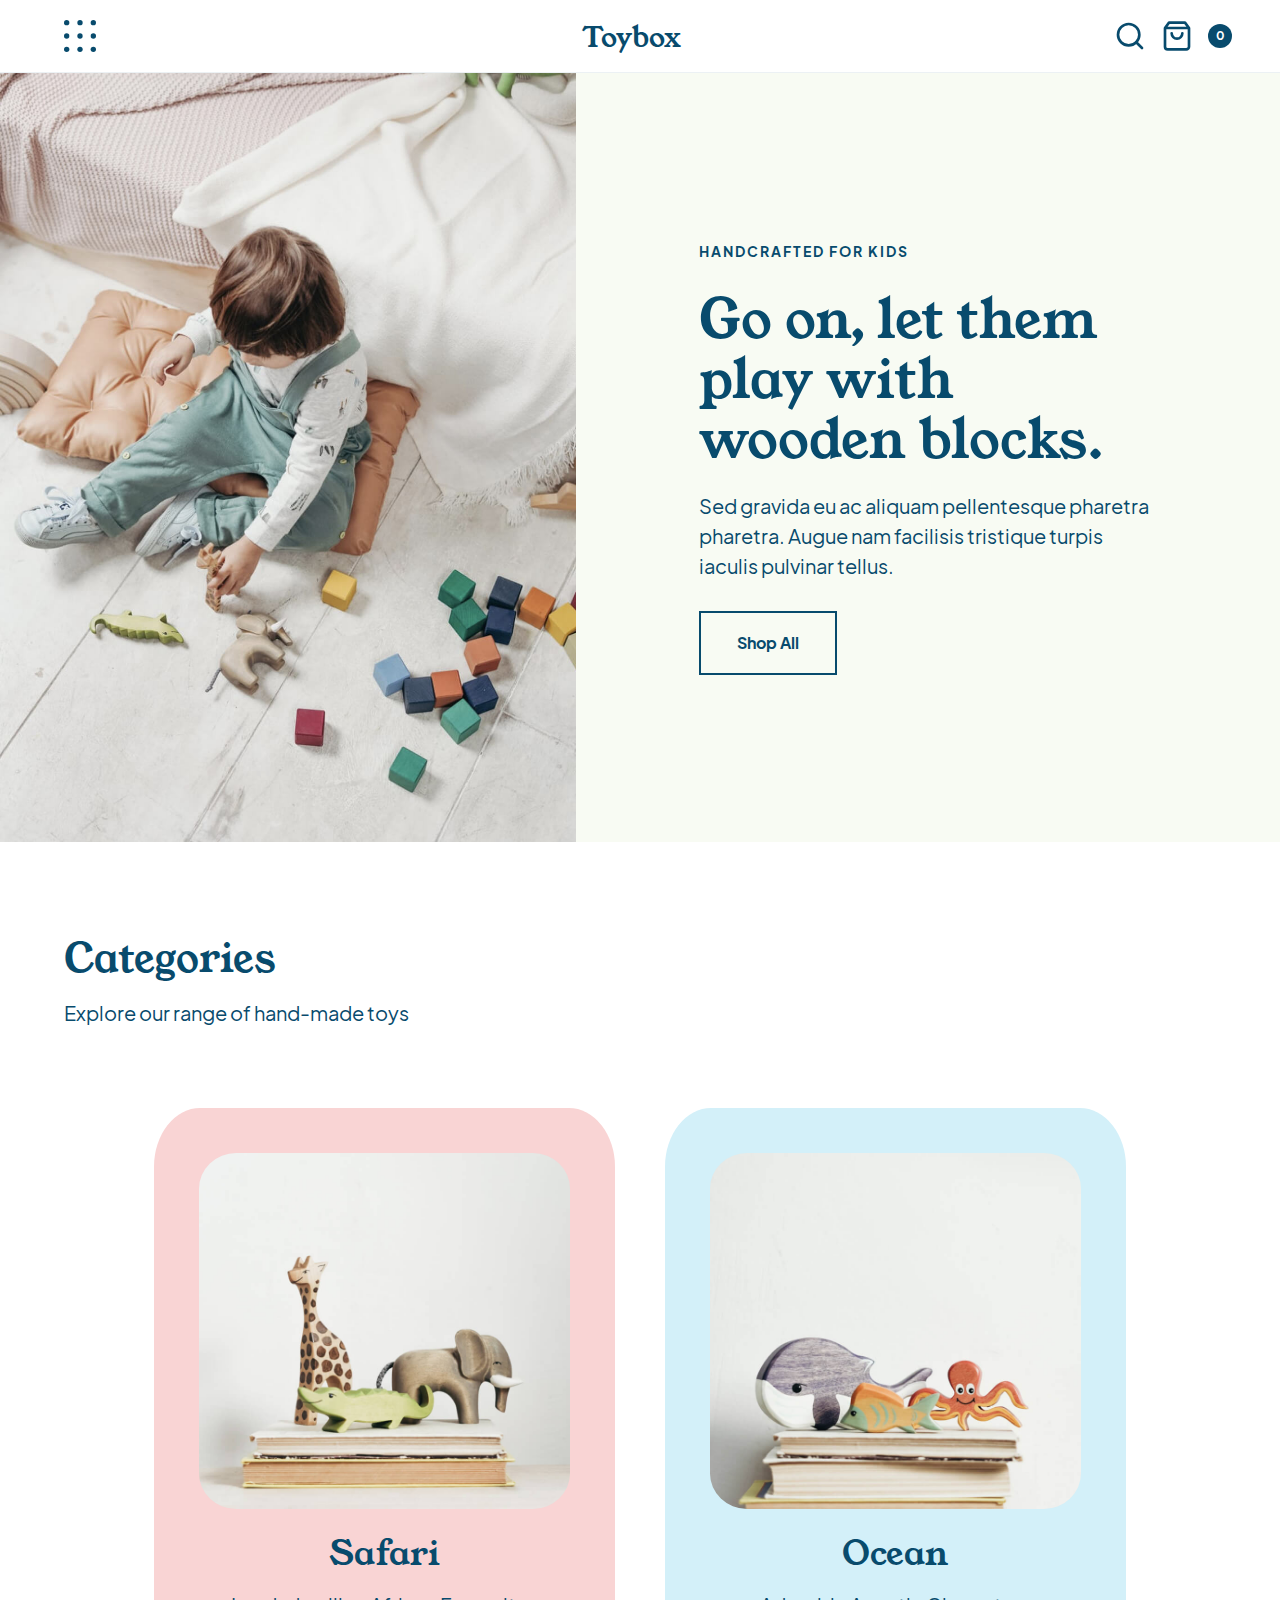
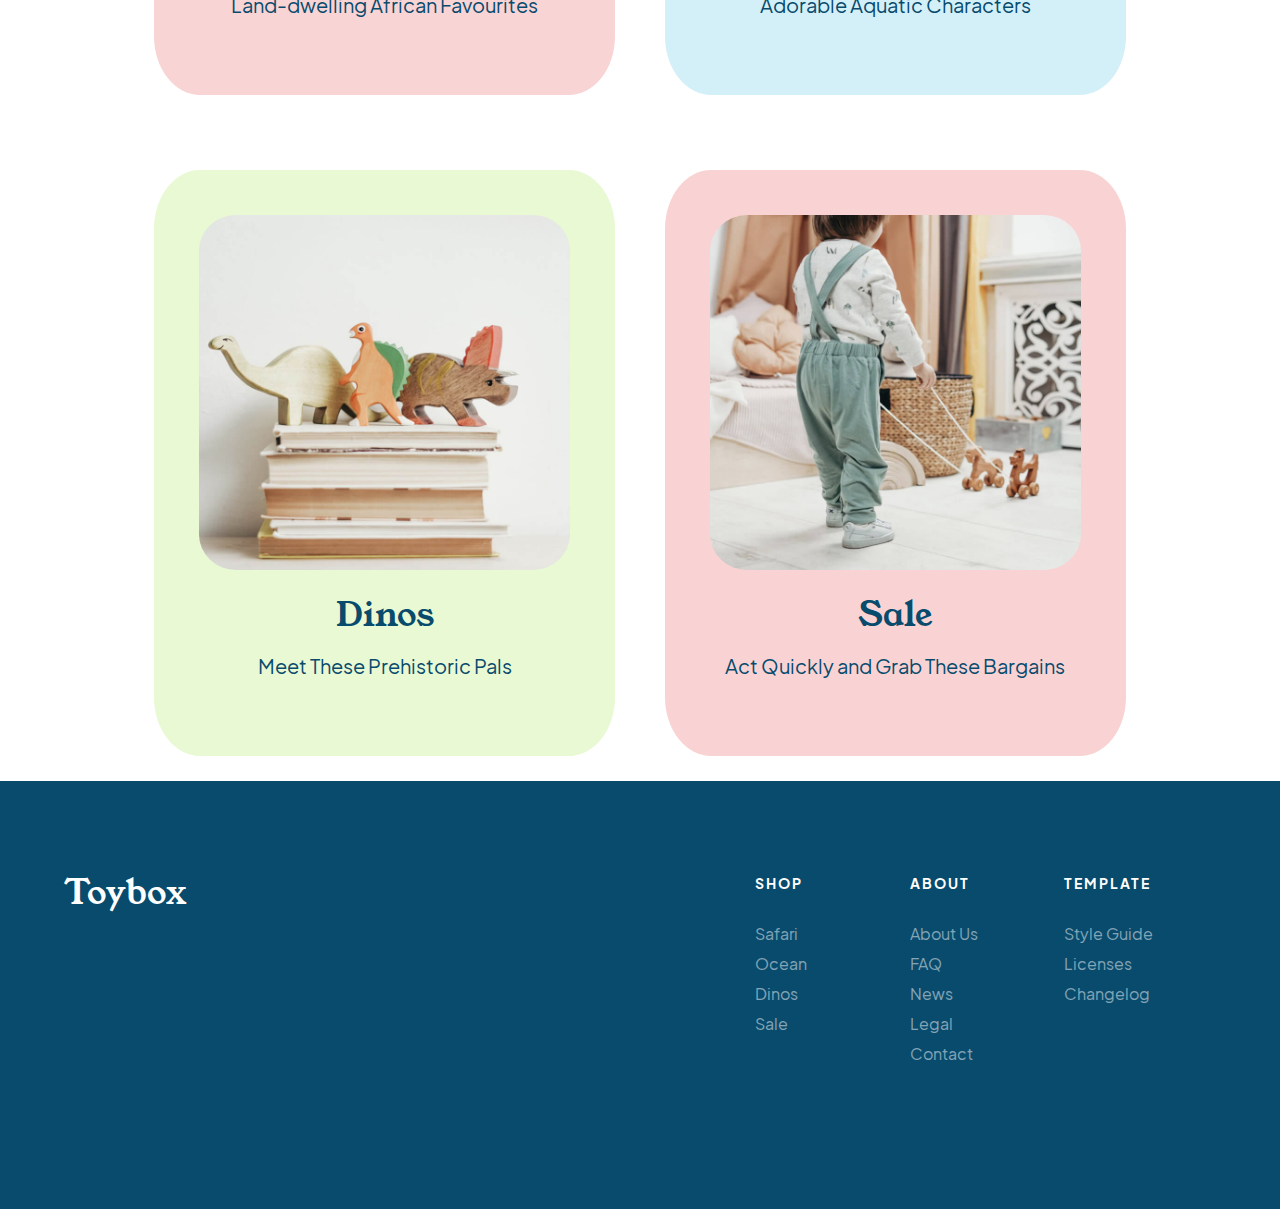
<file: index.html>
<!DOCTYPE html>
<html lang="en">
<head>
    <meta charset="UTF-8">
    <meta http-equiv="X-UA-Compatible" content="IE=edge">
    <meta name="viewport" content="width=device-width, initial-scale=1.0">
    <title>STARTER - Toybox Homepage</title>
    <link rel="stylesheet" href="./styles/styles.css">
</head>

<body>
    <a href="#mainContent" class="skip-link">Skip to main content.</a>

    <nav class="navBar">
        <div class="wrapper">

          <button class="menuIcon">
              <img src="./assets/menu-button.svg" alt="open slide-out navigation" class="menuIcon">
          </button>

          <!-- Homepage will not be linked to avoid unecessary page refresh. -->
          <a href="#" class="logo">
            <h1>Toybox</h1>
          </a>

          <div class="searchCart">
            <button class="menuIcon">
              <img src="./assets/search.svg" alt="search icon" class="searchIcon">
            </button>
            
            <a href="#" class="bag">
              <img src="./assets/shop-bag.svg" alt="shopping bag icon" class="bagIcon">
            </a>

            <div class="counter">
              <p class="smallCopy">0</p>
            </div> <!-- .counter END -->
          </div> <!-- .searchCart END -->

        </div> <!-- .wrapper END -->
      </nav> <!-- .navBar END -->


      <header>

        <div class="headerImgContainer wrapper">
          <img src="./assets/header-image.jpg" alt="A child in overalls playing with colourful wooden blocks on the floor">
        </div>

        <div class="headerContent wrapper">
          <div class="contentContainer">
            <h5>Handcrafted for kids</h5>
            <h3>Go on, let them play with wooden blocks.</h3>
            <p>Sed gravida eu ac aliquam pellentesque pharetra pharetra. Augue nam facilisis tristique turpis iaculis pulvinar tellus.</p>
            <a href ="shop.html" class="button">Shop All</a>
          </div>
        </div>

      </header>

      <main id="mainContent">

        <section class="categories" id="categories">
            <div class="wrapper">
              <h2>Categories</h2>
              <p>Explore our range of hand-made toys</p>
              <ul class="categoryGallery">
                <li class="items itemOne">
                  <a href="">
                    <img src="./assets/safari-trio.jpg" alt="Hand-carved safari animal toys">
                    <h4>Safari</h4>
                    <p>Land-dwelling African Favourites</p>
                  </a>
                </li>
                <li class="items itemTwo">
                  <a href="">
                    <img src="./assets/ocean-trio.jpg" alt="A collection of ocean-themed animal toys">
                    <h4>Ocean</h4>
                    <p>Adorable Aquatic Characters</p>
                  </a>
                 </li>
                 <li class="items itemThree">
                   <a href="">
                     <img src="./assets/dino-trio.jpg" alt="Hand-carved dinosaur toys for kids">
                     <h4>Dinos</h4>
                     <p>Meet These Prehistoric Pals</p>
                   </a>
                 </li>
                 <li class="items itemFour">
                   <a href="">
                     <img src="./assets/sale.jpg" alt="A toddler pulling two wooden animals on wheels">
                     <h4>Sale</h4>
                     <p>Act Quickly and Grab These Bargains</p>
                   </a>
                 </li>
               </ul> 
             </div> 
          </section> 

      </main>
    

      <footer id="footer">
        <div class="wrapper">
          <div class="footerFlexContainer">
            <a href="" class="logo">
              <h4>Toybox</h4>
            </a>
            <div class="footerNav">
              <nav>
                <ul class="footerShop">
                  <li>
                      <!-- discuss with designer whther nav menu settings should be links. -->
                    <h5>Shop</h5>
                  </li>
                  <li>
                    <a href="">Safari</a>
                  </li>
                  <li>
                    <a href="">Ocean</a>
                  </li>
                  <li>
                    <a href="">Dinos</a>
                  </li>
                  <li>
                    <a href="">Sale</a>
                  </li>

                </ul>
                <ul class="footerAbout">
                  <li>
                    <h5>About</h5>
                  </li>
                  <li>
                    <a href="">About Us</a>
                  </li>
                  <li>
                    <a href="">FAQ</a>
                  </li>
                  <li>
                    <a href="">News</a>
                  </li>
                  <li>
                    <a href="">Legal</a>
                  </li>
                  <li>
                    <a href="">Contact</a>
                  </li>
                </ul>
                <ul class="footerTemp">
                  <li>
                    <h5>Template</h5>
                  </li>
                  <li>
                    <a href="">Style Guide</a>
                  </li>
                  <li>
                    <a href="">Licenses</a>
                  </li>
                  <li>
                    <a href="">Changelog</a>
                  </li>
                </ul>
              </nav>
            </div> <!-- .footerNav END -->
          </div> <!-- .footerFlexContainer END-->
        </div> <!-- .wrapper END-->
      </footer>


</body>
</html>
</file>
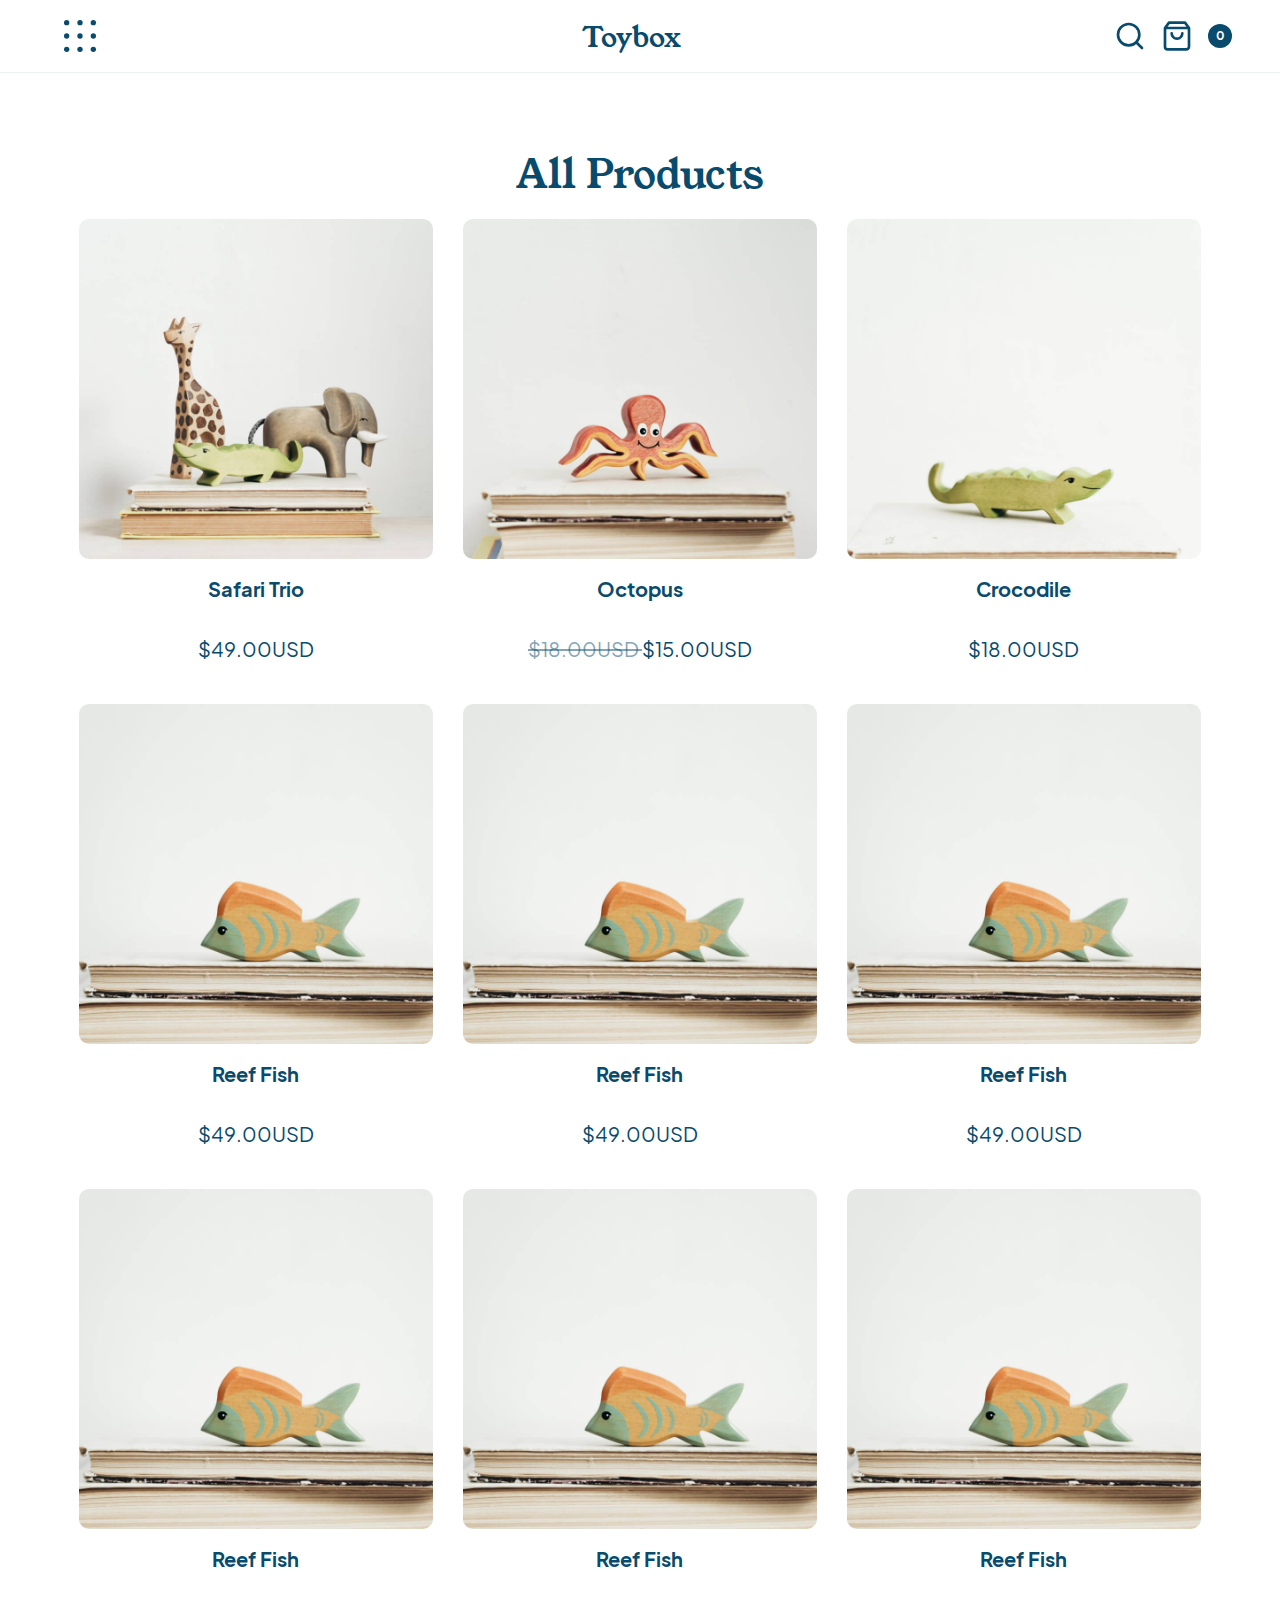
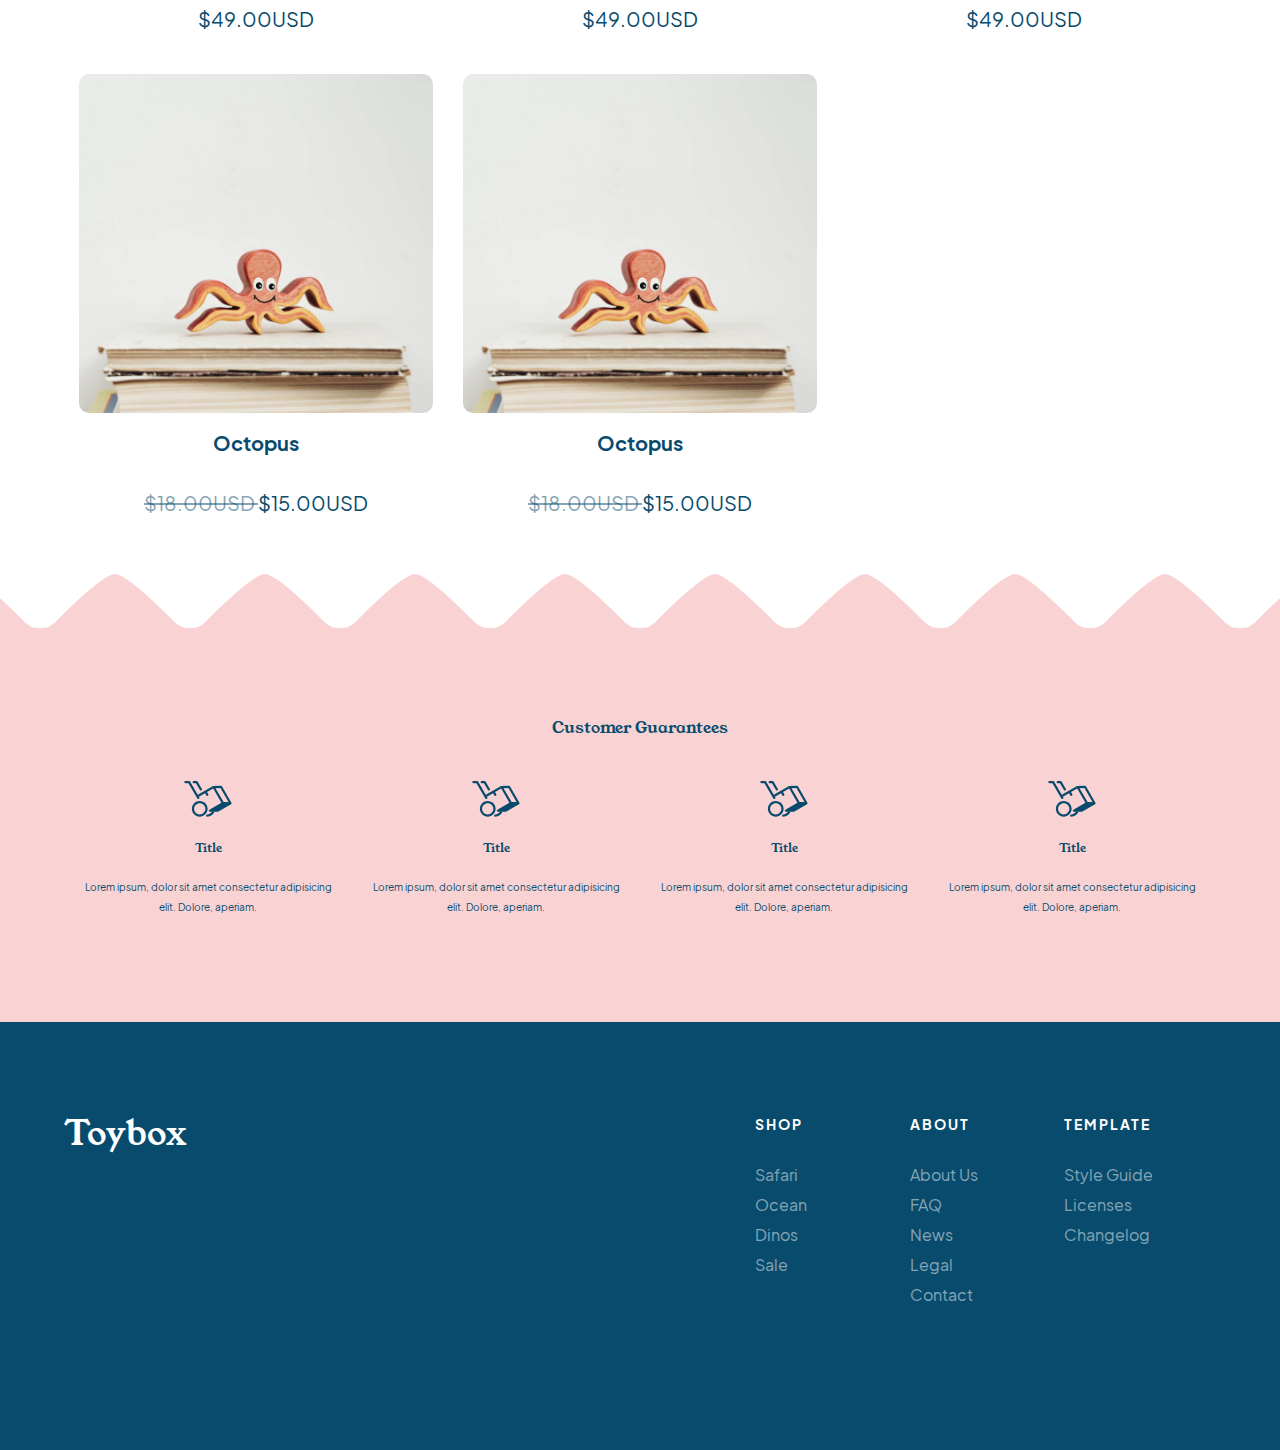
<file: shop.html>
<!DOCTYPE html>
<html lang="en">
<head>
    <meta charset="UTF-8">
    <meta http-equiv="X-UA-Compatible" content="IE=edge">
    <meta name="viewport" content="width=device-width, initial-scale=1.0">
    <title>Shop page - Toybox</title>
    <link rel="stylesheet" href="./styles/styles.css">
</head>
<body>
    <a href="productsMainContent" class="skip-link">Skip to main content.</a>

    <nav class="navBar">
        <div class="wrapper">

          <button class="menuIcon">
              <img src="./assets/menu-button.svg" alt="open slide-out navigation" class="menuIcon">
          </button>

          <a href="./index.html" class="logo">
            <h1>Toybox <span class="sr-only" - Shop page></span></h1>
          </a>

          <div class="searchCart">
            <button class="menuIcon">
              <img src="./assets/search.svg" alt="search icon" class="searchIcon">
            </button>
            
            <a href="#" class="bag">
              <img src="./assets/shop-bag.svg" alt="shopping bag icon" class="bagIcon">
            </a>

            <div class="counter">
              <p class="smallCopy">0</p>
            </div> <!-- .counter END -->
          </div> <!-- .searchCart END -->

        </div> <!-- .wrapper END -->
      </nav> <!-- .navBar END -->

      <main id="productsMainContent" class="productsMainContent">
          <section class="allProducts">
            <div class="wrapper">
                <h2>All Products</h2>
                <ul class="products">
                    <li>
                        <a href="">
                            <img src="./assets/safari-trio.jpg" alt="Hand-carved safari animal toys">
                            <p class="popularProduct">Safari Trio</p>
                            <p class="price">$49.00USD</p>
                        </a>
                    </li>
                    <li>
                        <a href="">
                            <img src="./assets/octopus.jpg" alt="Wooden toy octopus">
                            <p class="popularProduct">Octopus</p>
                            <p class="price discountedPrice">$18.00USD <span>$15.00USD</span></p>
                        </a>
                    </li>
                    <li>
                        <a href="">
                            <img src="./assets/crocodile.jpg" alt="Wooden toy crocodile">
                            <p class="popularProduct">Crocodile</p>
                            <p class="price">$18.00USD</p>
                        </a>
                    </li>
                    <li>
                        <a href="">
                            <img src="./assets/reef-fish.jpg" alt="Hand-carved reef fish toy">
                            <p class="popularProduct">Reef Fish</p>
                            <p class="price">$49.00USD</p>
                        </a>
                    </li>
                    <li>
                        <a href="">
                            <img src="./assets/reef-fish.jpg" alt="Hand-carved reef fish toy">
                            <p class="popularProduct">Reef Fish</p>
                            <p class="price">$49.00USD</p>
                        </a>
                    </li>
                    <li>
                        <a href="">
                            <img src="./assets/reef-fish.jpg" alt="Hand-carved reef fish toy">
                            <p class="popularProduct">Reef Fish</p>
                            <p class="price">$49.00USD</p>
                        </a>
                    </li>
                    <li>
                        <a href="">
                            <img src="./assets/reef-fish.jpg" alt="Hand-carved reef fish toy">
                            <p class="popularProduct">Reef Fish</p>
                            <p class="price">$49.00USD</p>
                        </a>
                    </li>
                    <li>
                        <a href="">
                            <img src="./assets/reef-fish.jpg" alt="Hand-carved reef fish toy">
                            <p class="popularProduct">Reef Fish</p>
                            <p class="price">$49.00USD</p>
                        </a>
                    </li>
                    <li>
                        <a href="">
                            <img src="./assets/reef-fish.jpg" alt="Hand-carved reef fish toy">
                            <p class="popularProduct">Reef Fish</p>
                            <p class="price">$49.00USD</p>
                        </a>
                    </li>
                    <li>
                        <a href="">
                            <img src="./assets/octopus.jpg" alt="Wooden toy octopus">
                            <p class="popularProduct">Octopus</p>
                            <p class="price discountedPrice">$18.00USD <span>$15.00USD</span></p>
                        </a>
                    </li>
                    <li>
                        <a href="">
                            <img src="./assets/octopus.jpg" alt="Wooden toy octopus">
                            <p class="popularProduct">Octopus</p>
                            <p class="price discountedPrice">$18.00USD <span>$15.00USD</span></p>
                        </a>
                    </li>
                </ul>
            </section>
          </div>

          <section class="guarantees">
              <div class="wrapper">
                  <h2>Customer Guarantees</h2>
                  <ul>
                      <li>
                          <img src="./assets/dolly.svg" alt="">
                          <h3>Title</h3>
                          <p>Lorem ipsum, dolor sit amet consectetur adipisicing elit. Dolore, aperiam.</p>
                      </li>
                      <li>
                          <img src="./assets/dolly.svg" alt="">
                          <h3>Title</h3>
                          <p>Lorem ipsum, dolor sit amet consectetur adipisicing elit. Dolore, aperiam.</p>
                      </li>
                      <li>
                          <img src="./assets/dolly.svg" alt="">
                          <h3>Title</h3>
                          <p>Lorem ipsum, dolor sit amet consectetur adipisicing elit. Dolore, aperiam.</p>
                      </li>
                      <li>
                          <img src="./assets/dolly.svg" alt="">
                          <h3>Title</h3>
                          <p>Lorem ipsum, dolor sit amet consectetur adipisicing elit. Dolore, aperiam.</p>
                      </li>
                  </ul>
              </div>
          </section>


      </main>



      <footer id="footer">
        <div class="wrapper">
          <div class="footerFlexContainer">
            <a href="./index.html" class="logo">
              <h4>Toybox <span class="sr-only" - Shop page></span></h4>
            </a>
            <div class="footerNav">
              <nav>
                <ul class="footerShop">
                  <li>
                    <h5>Shop</h5>
                  </li>
                  <li>
                    <a href="">Safari</a>
                  </li>
                  <li>
                    <a href="">Ocean</a>
                  </li>
                  <li>
                    <a href="">Dinos</a>
                  </li>
                  <li>
                    <a href="">Sale</a>
                  </li>

                </ul>
                <ul class="footerAbout">
                  <li>
                    <h5>About</h5>
                  </li>
                  <li>
                    <a href="">About Us</a>
                  </li>
                  <li>
                    <a href="">FAQ</a>
                  </li>
                  <li>
                    <a href="">News</a>
                  </li>
                  <li>
                    <a href="">Legal</a>
                  </li>
                  <li>
                    <a href="">Contact</a>
                  </li>
                </ul>
                <ul class="footerTemp">
                  <li>
                    <h5>Template</h5>
                  </li>
                  <li>
                    <a href="">Style Guide</a>
                  </li>
                  <li>
                    <a href="">Licenses</a>
                  </li>
                  <li>
                    <a href="">Changelog</a>
                  </li>
                </ul>
              </nav>
            </div> <!-- .footerNav END -->
          </div> <!-- .footerFlexContainer END-->
        </div> <!-- .wrapper END-->
      </footer>
</body>
</html>
</file>
<file: styles/styles.css>
/* _variables.scss */
/* site fonts */
/* if we set our root element font-size to 125%, then 1 rem = 20px */
/* site colours */
html {
  line-height: 1.15;
  -ms-text-size-adjust: 100%;
  -webkit-text-size-adjust: 100%;
}

body {
  margin: 0;
}

article, aside, footer, header, nav, section {
  display: block;
}

h1 {
  font-size: 2em;
  margin: 0.67em 0;
}

figcaption, figure, main {
  display: block;
}

figure {
  margin: 1em 40px;
}

hr {
  -webkit-box-sizing: content-box;
          box-sizing: content-box;
  height: 0;
  overflow: visible;
}

pre {
  font-family: monospace, monospace;
  font-size: 1em;
}

a {
  background-color: transparent;
  -webkit-text-decoration-skip: objects;
}

abbr[title] {
  border-bottom: none;
  text-decoration: underline;
  -webkit-text-decoration: underline dotted;
          text-decoration: underline dotted;
}

b, strong {
  font-weight: inherit;
}

b, strong {
  font-weight: bolder;
}

code, kbd, samp {
  font-family: monospace, monospace;
  font-size: 1em;
}

dfn {
  font-style: italic;
}

mark {
  background-color: #ff0;
  color: #000;
}

small {
  font-size: 80%;
}

sub, sup {
  font-size: 75%;
  line-height: 0;
  position: relative;
  vertical-align: baseline;
}

sub {
  bottom: -0.25em;
}

sup {
  top: -0.5em;
}

audio, video {
  display: inline-block;
}

audio:not([controls]) {
  display: none;
  height: 0;
}

img {
  border-style: none;
}

svg:not(:root) {
  overflow: hidden;
}

button, input, optgroup, select, textarea {
  font-family: sans-serif;
  font-size: 100%;
  line-height: 1.15;
  margin: 0;
}

button, input {
  overflow: visible;
}

button, select {
  text-transform: none;
}

button, html [type=button], [type=reset], [type=submit] {
  -webkit-appearance: button;
}

button::-moz-focus-inner, [type=button]::-moz-focus-inner, [type=reset]::-moz-focus-inner, [type=submit]::-moz-focus-inner {
  border-style: none;
  padding: 0;
}

button:-moz-focusring, [type=button]:-moz-focusring, [type=reset]:-moz-focusring, [type=submit]:-moz-focusring {
  outline: 1px dotted ButtonText;
}

fieldset {
  padding: 0.35em 0.75em 0.625em;
}

legend {
  -webkit-box-sizing: border-box;
          box-sizing: border-box;
  color: inherit;
  display: table;
  max-width: 100%;
  padding: 0;
  white-space: normal;
}

progress {
  display: inline-block;
  vertical-align: baseline;
}

textarea {
  overflow: auto;
}

[type=checkbox], [type=radio] {
  -webkit-box-sizing: border-box;
          box-sizing: border-box;
  padding: 0;
}

[type=number]::-webkit-inner-spin-button, [type=number]::-webkit-outer-spin-button {
  height: auto;
}

[type=search] {
  -webkit-appearance: textfield;
  outline-offset: -2px;
}

[type=search]::-webkit-search-cancel-button, [type=search]::-webkit-search-decoration {
  -webkit-appearance: none;
}

::-webkit-file-upload-button {
  -webkit-appearance: button;
  font: inherit;
}

details, menu {
  display: block;
}

summary {
  display: list-item;
}

canvas {
  display: inline-block;
}

template {
  display: none;
}

[hidden] {
  display: none;
}

html {
  -webkit-box-sizing: border-box;
          box-sizing: border-box;
}

*, *:before, *:after {
  -webkit-box-sizing: inherit;
          box-sizing: inherit;
}

.sr-only {
  position: absolute;
  width: 1px;
  height: 1px;
  margin: -1px;
  border: 0;
  padding: 0;
  white-space: nowrap;
  -webkit-clip-path: inset(100%);
          clip-path: inset(100%);
  clip: rect(0 0 0 0);
  overflow: hidden;
}

.skip-link {
  position: absolute;
  left: -1000px;
  top: 5px;
  z-index: 999;
  background: white;
  color: black;
}

.skip-link:focus {
  left: 0;
}

/* import Jakarta Sans font */
@font-face {
  font-family: "Jakarta Sans";
  src: url("../fonts/PlusJakarta_Sans-2.5/webfonts/PlusJakartaSans-Regular.woff"), url("../fonts/PlusJakarta_Sans-2.5/static/PlusJakartaSans-Regular.ttf"), url("../fonts/PlusJakarta_Sans-2.5/webfonts/PlusJakartaSans-Regular.woff2");
  font-weight: normal;
}
/* import Jakarta Sans font in bold */
@font-face {
  font-family: "Jakarta Sans";
  src: url("../fonts/PlusJakarta_Sans-2.5/webfonts/PlusJakartaSans-Bold.woff"), url(../fonts/PlusJakarta_Sans-2.5/webfonts/PlusJakartaSans-Bold.woff2), url(../fonts/PlusJakarta_Sans-2.5/static/PlusJakartaSans-Bold.ttf);
  font-weight: bold;
}
/* import Young Serif font */
@font-face {
  font-family: "Young Serif";
  src: url("../fonts/youngserif/YoungSerif-Regular.otf");
}
/* _typography.scss */
html {
  font-size: 125%;
}

body {
  font-family: "Jakarta Sans";
  font-size: 1rem;
  color: #084b6d;
}

h1, h2, h3, h4, blockquote {
  font-family: "Young Serif";
  font-weight: normal;
  color: #084b6d;
  margin: 0;
}

h1 {
  font-size: 1.4rem;
}

h2 {
  font-size: 2rem;
  line-height: 2.4rem;
  margin-bottom: 18px;
}

h3 {
  font-size: 2.7rem;
  line-height: 3rem;
  margin-bottom: 24px;
}

h4 {
  font-size: 1.7rem;
  line-height: 2rem;
  margin-bottom: 18px;
}

h5 {
  font-size: 0.7rem;
  font-weight: bold;
  line-height: 1.2rem;
  letter-spacing: 0.1rem;
  text-transform: uppercase;
  margin: 0 0 24px 0;
}

p {
  line-height: 1.5rem;
  margin: 0 0 30px 0;
}
p.smallCopy {
  font-size: 0.6rem;
  line-height: 1.2rem;
  font-weight: bold;
  margin: 0;
}

ul, li, a, input {
  padding: 0;
  margin: 0;
}

ul {
  list-style: none;
}

a {
  text-decoration: none;
  color: inherit;
  cursor: pointer;
  -webkit-transition: 0.3s;
  transition: 0.3s;
}

/* _baseStyles.scss */
.wrapper {
  max-width: 1260px;
  width: 90%;
  margin: 0 auto;
}

button {
  color: #084b6d;
  background-color: transparent;
  padding: 18px 36px;
  border: 2px solid #084b6d;
  font-size: 0.8rem;
  font-weight: bold;
  line-height: 1.2rem;
  text-align: center;
  cursor: pointer;
  -webkit-transition: 0.3s;
  transition: 0.3s;
  /* style the button in the main nav menu to look just like an icon */
}
button:hover {
  background-color: #084b6d;
  color: #fff;
}
button:focus {
  background-color: #084b6d;
  color: #fff;
}
button.secondary {
  background-color: transparent;
  border-color: #fff;
  color: #fff;
  padding: 8px 12px;
}
button.secondary:hover {
  background-color: #fff;
  color: #084b6d;
}
button.secondary:focus {
  background-color: #fff;
  color: #084b6d;
}
button.solid {
  color: #fff;
  background-color: #084b6d;
}
button.solid:hover {
  color: #084b6d;
  background-color: #fff;
}
button.menuIcon {
  display: inherit;
  padding: 0;
  border: none;
}
button.menuIcon:hover {
  background-color: transparent;
}
button.menuIcon:focus {
  background-color: transparent;
}

a {
  display: inline-block;
}
a.button {
  color: #084b6d;
  background-color: transparent;
  padding: 18px 36px;
  border: 2px solid #084b6d;
  font-size: 0.8rem;
  font-weight: bold;
  line-height: 1.2rem;
  text-align: center;
  -webkit-transition: 0.3s;
  transition: 0.3s;
}
a.button:hover {
  background-color: #084b6d;
  color: #fff;
}
a.button:focus {
  background-color: #084b6d;
  color: #fff;
}

.navBar {
  position: sticky;
  top: 0;
  z-index: 10;
  border-bottom: 1px solid rgba(8, 75, 109, 0.08);
  background-color: #fff;
}
.navBar .wrapper {
  display: -webkit-box;
  display: -ms-flexbox;
  display: flex;
  -webkit-box-pack: justify;
      -ms-flex-pack: justify;
          justify-content: space-between;
  padding: 20px 0;
}
.navBar .searchCart {
  display: -webkit-box;
  display: -ms-flexbox;
  display: flex;
}
.navBar .searchCart .searchIcon,
.navBar .searchCart .bag {
  margin-right: 15px;
}
.navBar a {
  display: -webkit-box;
  display: -ms-flexbox;
  display: flex;
}
.navBar .logo {
  margin-left: 60px;
}
.navBar .counter {
  display: -webkit-box;
  display: -ms-flexbox;
  display: flex;
  -webkit-box-align: center;
      -ms-flex-align: center;
          align-items: center;
}
.navBar .counter p {
  width: 24px;
  height: 24px;
  background-color: #084b6d;
  color: #fff;
  text-align: center;
  border-radius: 50%;
}

/* _header.scss */
header {
  background-color: #f8fbf3;
  margin-bottom: 90px;
  display: -webkit-box;
  display: -ms-flexbox;
  display: flex;
  -webkit-box-align: center;
      -ms-flex-align: center;
          align-items: center;
  -ms-flex-wrap: wrap;
      flex-wrap: wrap;
}
header .headerImgContainer {
  width: 45%;
}
header .headerImgContainer img {
  max-width: 100%;
  vertical-align: middle;
}
header .headerContent {
  width: 55%;
  color: #084b6d;
}
header .headerContent .contentContainer {
  margin: 0 auto;
  width: 65%;
}

footer {
  background-color: #084b6d;
  color: #fff;
  padding: 90px 0 50px 0;
}
footer .footerFlexContainer {
  display: -webkit-box;
  display: -ms-flexbox;
  display: flex;
  -webkit-box-pack: justify;
      -ms-flex-pack: justify;
          justify-content: space-between;
  margin-bottom: 90px;
}
footer .footerFlexContainer h4 {
  color: #fff;
}
footer .footerNav {
  width: 40%;
}
footer .footerNav nav {
  display: -webkit-box;
  display: -ms-flexbox;
  display: flex;
  -webkit-box-pack: justify;
      -ms-flex-pack: justify;
          justify-content: space-between;
}
footer .footerNav nav ul {
  width: 33%;
}
footer .footerNav nav a {
  color: rgba(255, 255, 255, 0.5);
  font-size: 0.8rem;
  line-height: 1.5rem;
}
footer .footerNav nav a:hover {
  color: white;
}
footer .footerNav nav a:focus {
  color: white;
}

.categoryGallery {
  display: -webkit-box;
  display: -ms-flexbox;
  display: flex;
  -webkit-box-pack: center;
      -ms-flex-pack: center;
          justify-content: center;
  -ms-flex-wrap: wrap;
      flex-wrap: wrap;
  text-align: center;
  width: 100%;
}
.categoryGallery .items {
  padding: 45px;
  margin: 50px 25px 25px;
  border-radius: 10%;
  width: 40%;
  display: -webkit-box;
  display: -ms-flexbox;
  display: flex;
  -webkit-box-orient: vertical;
  -webkit-box-direction: normal;
      -ms-flex-direction: column;
          flex-direction: column;
  -webkit-box-align: center;
      -ms-flex-align: center;
          align-items: center;
}
.categoryGallery .items img {
  width: 100%;
  border-radius: 10%;
  margin: 0 auto 20px auto;
}
.categoryGallery .itemOne {
  background-color: #f9d4d4;
}
.categoryGallery .itemTwo {
  background-color: #d3f0f9;
}
.categoryGallery .itemThree {
  background-color: #e8f9d3;
}
.categoryGallery .itemFour {
  background-color: #f9d3d3;
}
.categoryGallery .items {
  /* previous items CSS here */
  -webkit-transition: 0.2s ease;
  transition: 0.2s ease;
}
.categoryGallery .items a:hover {
  -webkit-transform: scale(0.95);
          transform: scale(0.95);
}
.categoryGallery .items a:focus {
  -webkit-transform: scale(0.95);
          transform: scale(0.95);
}

.productsMainContent section {
  padding: 75px 0;
}
.productsMainContent h2 {
  text-align: center;
}
.productsMainContent .products {
  display: -webkit-box;
  display: -ms-flexbox;
  display: flex;
  -ms-flex-wrap: wrap;
      flex-wrap: wrap;
}
.productsMainContent .products li {
  -ms-flex-preferred-size: calc(33.3333333333% - 30px);
      flex-basis: calc(33.3333333333% - 30px);
  margin: 5px 15px;
  text-align: center;
}
.productsMainContent .products img {
  max-width: 100%;
  display: block;
  border-radius: 10px;
}
.productsMainContent .popularProduct {
  font-weight: 700;
  padding-top: 15px;
}
.productsMainContent .discountedPrice {
  text-decoration: line-through;
  color: rgba(8, 75, 109, 0.5);
}
.productsMainContent .discountedPrice span {
  display: inline-block;
  text-decoration: none;
  opacity: 1;
  color: #084b6d;
}
.productsMainContent .guarantees {
  background-color: #f9d3d3;
  position: relative;
}
.productsMainContent .guarantees h2 {
  font-size: 0.8rem;
}
.productsMainContent .guarantees h3 {
  font-size: 0.6rem;
  margin: 0;
}
.productsMainContent .guarantees p {
  font-size: 0.5rem;
  line-height: 1rem;
}
.productsMainContent .guarantees::before {
  content: "";
  background-image: url(../assets/wave-3.svg);
  background-color: #f9d3d3;
  background-position: top center;
  background-size: 1500px 60px;
  background-repeat: repeat-x;
  position: absolute;
  height: 3rem;
  left: 0;
  right: 0;
  top: -60px;
}
.productsMainContent .guarantees ul {
  display: -webkit-box;
  display: -ms-flexbox;
  display: flex;
}
.productsMainContent .guarantees ul li {
  margin: 0 20px;
  width: calc(25% - 40px);
  display: -webkit-box;
  display: -ms-flexbox;
  display: flex;
  -webkit-box-orient: vertical;
  -webkit-box-direction: normal;
      -ms-flex-direction: column;
          flex-direction: column;
  -webkit-box-align: center;
      -ms-flex-align: center;
          align-items: center;
  text-align: center;
}

@media (max-width: 500px) {
  .navBar .wrapper {
    -webkit-box-orient: vertical;
    -webkit-box-direction: normal;
        -ms-flex-direction: column;
            flex-direction: column;
    -webkit-box-align: center;
        -ms-flex-align: center;
            align-items: center;
  }
  .navBar .wrapper .searchCart button,
.navBar .wrapper .searchCart a,
.navBar .wrapper .searchCart div {
    padding: 10px;
    margin: 0 10px;
  }
  .navBar .wrapper .searchCart .searchIcon {
    margin-right: 0;
  }
  .navBar .wrapper .logo {
    margin: 0;
    padding-bottom: 10px;
  }
  .navBar .wrapper .menuIcon {
    -ms-flex-item-align: start;
        align-self: flex-start;
  }

  header {
    -webkit-box-orient: vertical;
    -webkit-box-direction: normal;
        -ms-flex-direction: column;
            flex-direction: column;
  }
  header .headerImgContainer {
    width: 100%;
  }
  header .headerContent {
    width: 90%;
    padding: 3rem 0;
  }
  header .headerContent .contentContainer {
    margin: 0 auto;
    width: 100%;
  }

  .categoryGallery {
    -webkit-box-orient: vertical;
    -webkit-box-direction: normal;
        -ms-flex-direction: column;
            flex-direction: column;
  }
  .categoryGallery .items {
    width: 100%;
    margin: 50px 0 25px;
  }

  .footerFlexContainer {
    -webkit-box-orient: vertical;
    -webkit-box-direction: normal;
        -ms-flex-direction: column;
            flex-direction: column;
    -webkit-box-align: center;
        -ms-flex-align: center;
            align-items: center;
  }
  .footerFlexContainer .footerNav nav {
    -webkit-box-orient: vertical;
    -webkit-box-direction: normal;
        -ms-flex-direction: column;
            flex-direction: column;
    -webkit-box-align: center;
        -ms-flex-align: center;
            align-items: center;
  }
  .footerFlexContainer .footerNav nav ul {
    width: 100%;
    padding: 15px 0;
    text-align: center;
  }
  .footerFlexContainer .footerNav nav ul h5 {
    margin-bottom: 5px;
  }
}
</file>
